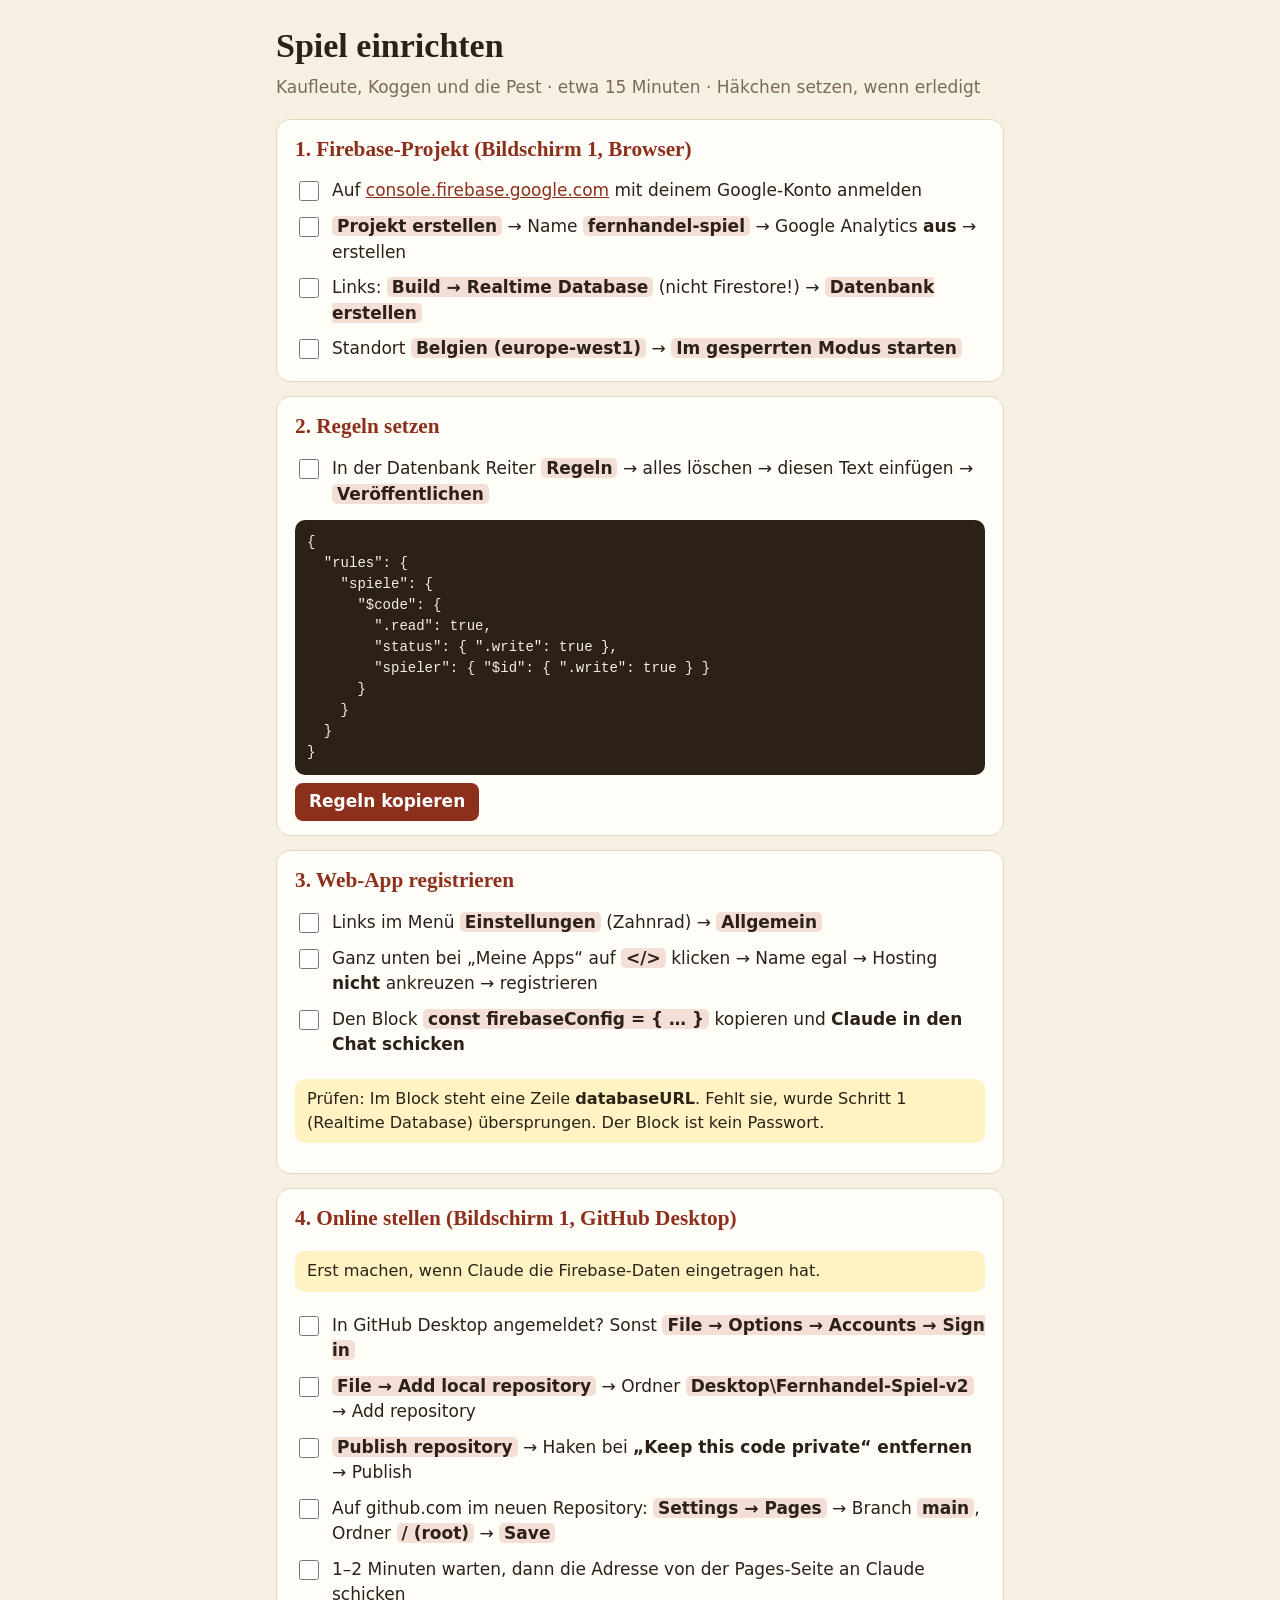
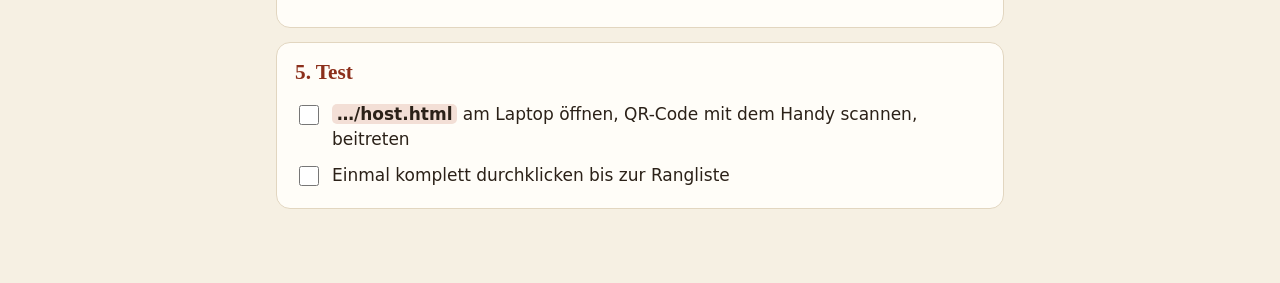
<file: EINRICHTEN.html>
<!doctype html>
<html lang="de">
<head>
<meta charset="utf-8">
<meta name="viewport" content="width=device-width, initial-scale=1">
<title>Spiel einrichten</title>
<style>
  :root { --bg:#f6f0e3; --karte:#fffdf8; --tinte:#2b2118; --leise:#7a6a58; --akzent:#8c2f1b; --rand:#e2d6c0; --ok:#2f7d4a; }
  * { box-sizing: border-box; }
  body { margin:0; background:var(--bg); color:var(--tinte); font:17px/1.5 system-ui,"Segoe UI",sans-serif; }
  main { max-width: 760px; margin: 0 auto; padding: 20px 16px 60px; }
  h1 { font-family: Georgia, serif; margin: 0 0 4px; }
  .unter { color: var(--leise); margin: 0 0 18px; }
  section { background:var(--karte); border:1px solid var(--rand); border-radius:14px; padding:14px 18px; margin:14px 0; }
  h2 { font-family: Georgia, serif; font-size: 1.25em; margin: 0 0 8px; color: var(--akzent); }
  label { display:flex; gap:10px; align-items:flex-start; padding:5px 0; cursor:pointer; }
  input[type=checkbox] { width:20px; height:20px; margin-top:3px; flex:none; accent-color: var(--ok); }
  label:has(input:checked) span { color: var(--leise); text-decoration: line-through; }
  b.k { background:#f3dfd6; border-radius:5px; padding:0 5px; }
  pre { background:#2b2118; color:#f6f0e3; padding:12px; border-radius:10px; overflow:auto; font-size:14px; margin:8px 0; }
  button { font:inherit; border:0; border-radius:8px; background:var(--akzent); color:#fff; padding:6px 14px; cursor:pointer; font-weight:600; }
  .hinweis { background:#fff3c4; border-radius:10px; padding:8px 12px; font-size:.95em; }
  a { color: var(--akzent); }
</style>
</head>
<body>
<main>
  <h1>Spiel einrichten</h1>
  <p class="unter">Kaufleute, Koggen und die Pest · etwa 15 Minuten · Häkchen setzen, wenn erledigt</p>

  <section>
    <h2>1. Firebase-Projekt (Bildschirm 1, Browser)</h2>
    <label><input type="checkbox"><span>Auf <a href="https://console.firebase.google.com" target="_blank">console.firebase.google.com</a> mit deinem Google-Konto anmelden</span></label>
    <label><input type="checkbox"><span><b class="k">Projekt erstellen</b> → Name <b class="k">fernhandel-spiel</b> → Google Analytics <b>aus</b> → erstellen</span></label>
    <label><input type="checkbox"><span>Links: <b class="k">Build → Realtime Database</b> (nicht Firestore!) → <b class="k">Datenbank erstellen</b></span></label>
    <label><input type="checkbox"><span>Standort <b class="k">Belgien (europe-west1)</b> → <b class="k">Im gesperrten Modus starten</b></span></label>
  </section>

  <section>
    <h2>2. Regeln setzen</h2>
    <label><input type="checkbox"><span>In der Datenbank Reiter <b class="k">Regeln</b> → alles löschen → diesen Text einfügen → <b class="k">Veröffentlichen</b></span></label>
    <pre id="regeln">{
  "rules": {
    "spiele": {
      "$code": {
        ".read": true,
        "status": { ".write": true },
        "spieler": { "$id": { ".write": true } }
      }
    }
  }
}</pre>
    <button onclick="kopieren()">Regeln kopieren</button> <span id="kopiert"></span>
  </section>

  <section>
    <h2>3. Web-App registrieren</h2>
    <label><input type="checkbox"><span>Links im Menü <b class="k">Einstellungen</b> (Zahnrad) → <b class="k">Allgemein</b></span></label>
    <label><input type="checkbox"><span>Ganz unten bei „Meine Apps“ auf <b class="k">&lt;/&gt;</b> klicken → Name egal → Hosting <b>nicht</b> ankreuzen → registrieren</span></label>
    <label><input type="checkbox"><span>Den Block <b class="k">const firebaseConfig = { … }</b> kopieren und <b>Claude in den Chat schicken</b></span></label>
    <p class="hinweis">Prüfen: Im Block steht eine Zeile <b>databaseURL</b>. Fehlt sie, wurde Schritt 1 (Realtime Database) übersprungen. Der Block ist kein Passwort.</p>
  </section>

  <section>
    <h2>4. Online stellen (Bildschirm 1, GitHub Desktop)</h2>
    <p class="hinweis">Erst machen, wenn Claude die Firebase-Daten eingetragen hat.</p>
    <label><input type="checkbox"><span>In GitHub Desktop angemeldet? Sonst <b class="k">File → Options → Accounts → Sign in</b></span></label>
    <label><input type="checkbox"><span><b class="k">File → Add local repository</b> → Ordner <b class="k">Desktop\Fernhandel-Spiel-v2</b> → Add repository</span></label>
    <label><input type="checkbox"><span><b class="k">Publish repository</b> → Haken bei <b>„Keep this code private“ entfernen</b> → Publish</span></label>
    <label><input type="checkbox"><span>Auf github.com im neuen Repository: <b class="k">Settings → Pages</b> → Branch <b class="k">main</b>, Ordner <b class="k">/ (root)</b> → <b class="k">Save</b></span></label>
    <label><input type="checkbox"><span>1–2 Minuten warten, dann die Adresse von der Pages-Seite an Claude schicken</span></label>
  </section>

  <section>
    <h2>5. Test</h2>
    <label><input type="checkbox"><span><b class="k">…/host.html</b> am Laptop öffnen, QR-Code mit dem Handy scannen, beitreten</span></label>
    <label><input type="checkbox"><span>Einmal komplett durchklicken bis zur Rangliste</span></label>
  </section>
</main>
<script>
  // Häkchen merken (nur in diesem Browser)
  const boxen = [...document.querySelectorAll("input[type=checkbox]")];
  let gespeichert = [];
  try { gespeichert = JSON.parse(localStorage.getItem("einrichten") || "[]"); } catch {}
  boxen.forEach((b, i) => {
    b.checked = !!gespeichert[i];
    b.onchange = () => { try { localStorage.setItem("einrichten", JSON.stringify(boxen.map((x) => x.checked))); } catch {} };
  });
  function kopieren() {
    navigator.clipboard.writeText(document.getElementById("regeln").textContent)
      .then(() => { document.getElementById("kopiert").textContent = "✓ kopiert"; });
  }
</script>
</body>
</html>
</file>
